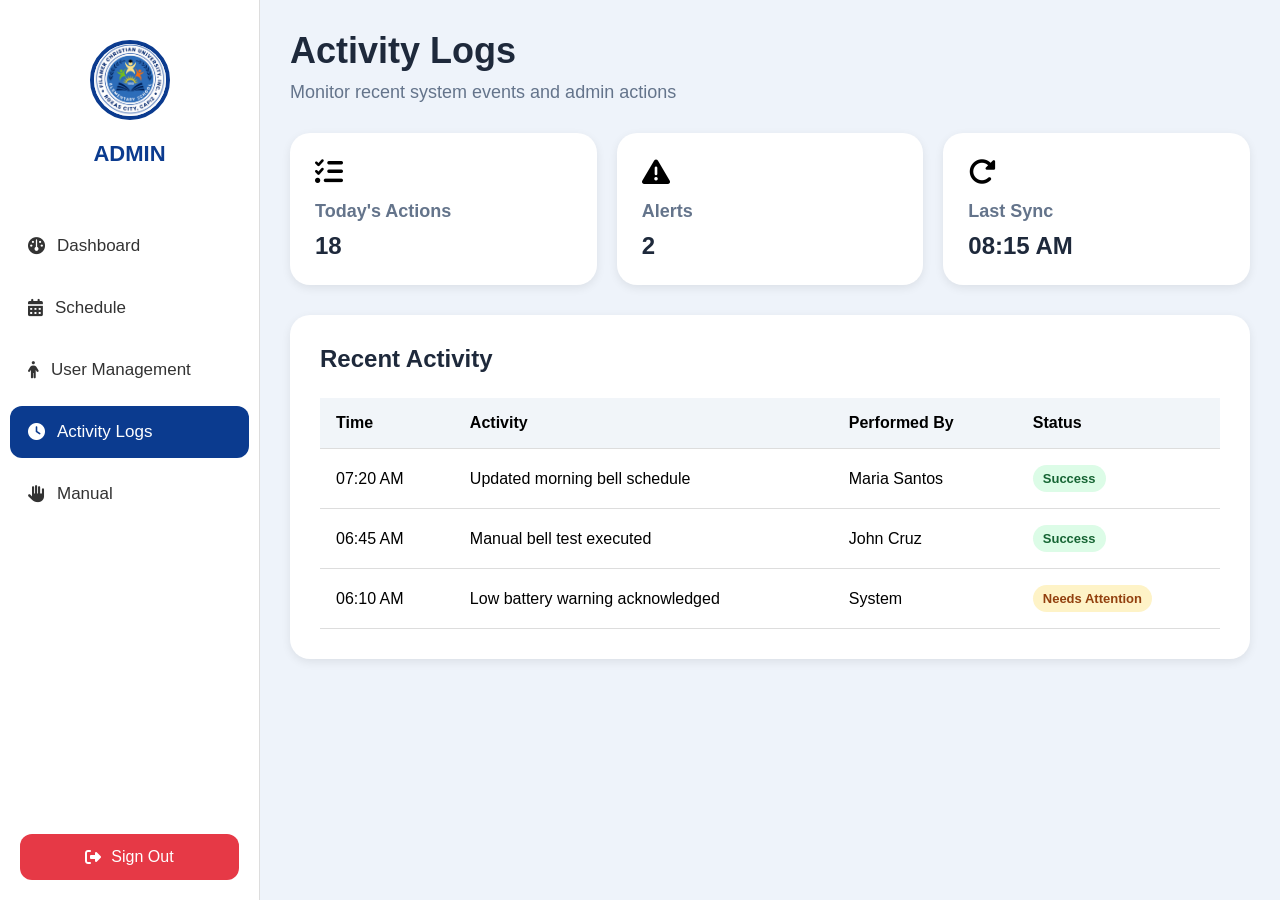
<file: activity-logs.html>
<!DOCTYPE html>
<html lang="en">
<head>
  <meta charset="UTF-8" />
  <meta name="viewport" content="width=device-width, initial-scale=1.0" />
  <title>Activity Logs | FCU Bell System</title>
  <link rel="stylesheet" href="https://cdnjs.cloudflare.com/ajax/libs/font-awesome/6.5.1/css/all.min.css" />
  <link rel="stylesheet" href="style.css" />
</head>
<body>
  <section class="dashboard-page" style="display:flex;">
    <aside class="sidebar">
      <div>
        <div class="profile-section">
          <img src="pfp.jpg" alt="Profile" />
          <h2>ADMIN</h2>
        </div>

        <nav class="menu">
          <a href="index.html">
            <i class="fa-solid fa-gauge"></i>
            Dashboard
          </a>
          <a href="schedule.html">
            <i class="fa-solid fa-calendar-days"></i>
            Schedule
          </a>
          <a href="user-management.html">
            <i class="fa-solid fa-person"></i>
            User Management
          </a>
          <a href="activity-logs.html" class="active">
            <i class="fa-solid fa-clock"></i>
            Activity Logs
          </a>
          <a href="manual.html">
            <i class="fa-solid fa-hand"></i>
            Manual
          </a>
        </nav>
      </div>

      <div class="logout">
        <a href="index.html">
          <i class="fa-solid fa-right-from-bracket"></i>
          Sign Out
        </a>
      </div>
    </aside>

    <main class="main-content">
      <section class="page-title">
        <h2>Activity Logs</h2>
        <p>Monitor recent system events and admin actions</p>
      </section>

      <section class="cards">
        <div class="card">
          <i class="fa-solid fa-list-check"></i>
          <h3>Today&apos;s Actions</h3>
          <p>18</p>
        </div>
        <div class="card">
          <i class="fa-solid fa-triangle-exclamation"></i>
          <h3>Alerts</h3>
          <p>2</p>
        </div>
        <div class="card">
          <i class="fa-solid fa-rotate-right"></i>
          <h3>Last Sync</h3>
          <p>08:15 AM</p>
        </div>
      </section>

      <section class="table-section">
        <h2>Recent Activity</h2>
        <table>
          <thead>
            <tr>
              <th>Time</th>
              <th>Activity</th>
              <th>Performed By</th>
              <th>Status</th>
            </tr>
          </thead>
          <tbody>
            <tr>
              <td>07:20 AM</td>
              <td>Updated morning bell schedule</td>
              <td>Maria Santos</td>
              <td><span class="status-badge active">Success</span></td>
            </tr>
            <tr>
              <td>06:45 AM</td>
              <td>Manual bell test executed</td>
              <td>John Cruz</td>
              <td><span class="status-badge active">Success</span></td>
            </tr>
            <tr>
              <td>06:10 AM</td>
              <td>Low battery warning acknowledged</td>
              <td>System</td>
              <td><span class="status-badge pending">Needs Attention</span></td>
            </tr>
          </tbody>
        </table>
      </section>
    </main>
  </section>
</body>
</html>
</file>
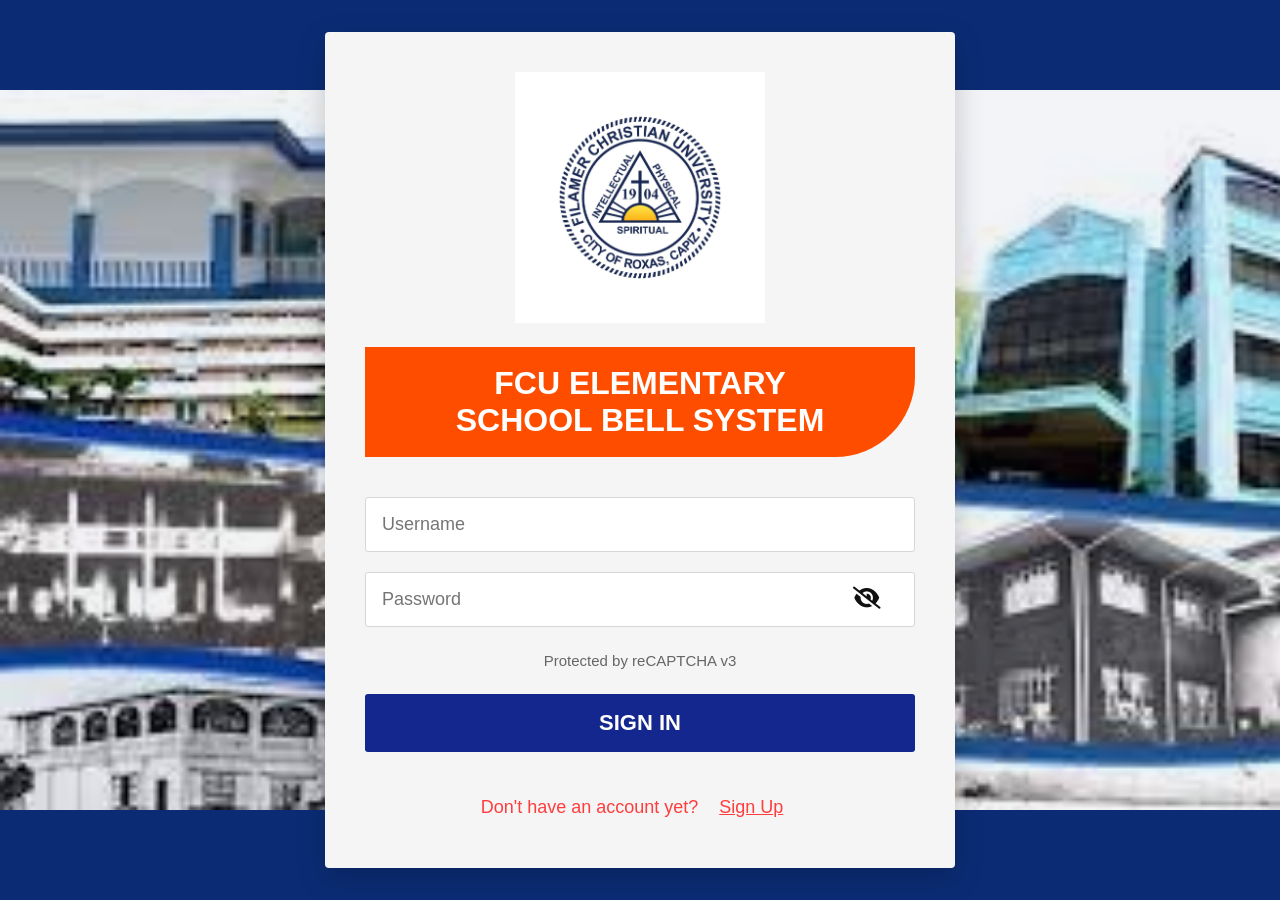
<file: login.html>
<!DOCTYPE html>
<html lang="en">
<head>
  <meta charset="UTF-8" />
  <meta name="viewport" content="width=device-width, initial-scale=1.0" />
  <title>FCU Bell System Login</title>
  <link rel="stylesheet" href="https://cdnjs.cloudflare.com/ajax/libs/font-awesome/6.5.1/css/all.min.css" />
  <link rel="stylesheet" href="style.css" />
  <style>
    /* Inline error messages for inputs */
    .input-group .message {
      display:block;
      color:#ef233c;
      font-size:14px;
      margin-top:6px;
      text-align:left;
    }
    .input-group.has-error input {
      border-color:#ef233c;
    }
    .input-group.has-error .password-field input {
      border-color:#ef233c;
    }
    .message.success {
      color:#166534;
    }
  </style>
</head>
<body>
  <section class="login-page" id="login-page">
    <div class="background"></div>
    <div class="login-container">
      <div class="logo-section">
        <img src="FCU.jpg" alt="Logo" />
      </div>
      <div class="portal-title">
        FCU ELEMENTARY
        <center>SCHOOL BELL SYSTEM</center>
      </div>

      <!-- LOGIN FORM -->
      <form id="login-form">
        <div class="input-group" id="login-username-group">
          <input type="text" id="login-username" placeholder="Username" required />
          <div class="message" id="login-username-message"></div>
        </div>
        <div class="input-group" id="login-password-group">
          <div class="password-field">
            <input type="password" id="login-password" placeholder="Password" required />
            <button type="button" class="password-toggle" data-password-target="login-password" aria-label="Show password">
              <i class="fa-solid fa-eye-slash"></i>
            </button>
          </div>
          <div class="message" id="login-password-message"></div>
        </div>
        <div class="captcha-text">Protected by reCAPTCHA v3</div>
        <button type="submit" class="login-btn">SIGN IN</button>
      </form>

     <!-- REGISTER FORM -->
<form id="register-form" hidden>
  <div class="input-group" id="register-username-group">
    <input type="text" id="register-username" placeholder="Choose a username" required />
    <div class="message" id="register-username-message"></div>
  </div>

  <div class="input-group" id="register-password-group">
    <div class="password-field">
      <input type="password" id="register-password" placeholder="Create a password" required />
      <button type="button" class="password-toggle" data-password-target="register-password" aria-label="Show password">
        <i class="fa-solid fa-eye-slash"></i>
      </button>
    </div>
    <div class="message" id="register-password-message"></div>
  </div>

  <div class="input-group" id="register-password-confirm-group">
    <div class="password-field">
      <input type="password" id="register-password-confirm" placeholder="Confirm password" required />
      <button type="button" class="password-toggle" data-password-target="register-password-confirm" aria-label="Show password">
        <i class="fa-solid fa-eye-slash"></i>
      </button>
    </div>
    <div class="message" id="register-password-confirm-message"></div>
  </div>

  <button type="submit" class="login-btn">CREATE ACCOUNT</button>
</form>


      <div class="footer-text">
        <span id="account-prompt">Don't have an account yet? <button type="button" id="show-register">Sign Up</button></span>
        <span id="login-prompt" hidden>Already have an account? <button type="button" id="show-login">Sign in</button></span>
      </div>
    </div>
  </section>

  <script>
    const loginForm = document.getElementById("login-form");
    const registerForm = document.getElementById("register-form");

    // Error message elements
    const loginUsernameMessage = document.getElementById("login-username-message");
    const loginPasswordMessage = document.getElementById("login-password-message");
    const registerUsernameMessage = document.getElementById("register-username-message");
    const registerPasswordMessage = document.getElementById("register-password-message");
    const registerConfirmMessage = document.getElementById("register-password-confirm-message");

    // Password toggle
    document.querySelectorAll(".password-toggle").forEach((toggle) => {
      toggle.addEventListener("click", () => {
        const passwordInput = document.getElementById(toggle.dataset.passwordTarget);
        const isPassword = passwordInput.type === "password";
        passwordInput.type = isPassword ? "text" : "password";
        toggle.setAttribute("aria-label", isPassword ? "Hide password" : "Show password");
        toggle.querySelector("i").className = `fa-solid ${isPassword ? "fa-eye" : "fa-eye-slash"}`;
      });
    });

    // Switch forms
    document.getElementById("show-register").addEventListener("click", () => {
      loginForm.hidden = true;
      registerForm.hidden = false;
      document.getElementById("account-prompt").hidden = true;
      document.getElementById("login-prompt").hidden = false;
      clearMessages();
      document.getElementById("register-username").focus();
    });

    document.getElementById("show-login").addEventListener("click", () => {
      registerForm.hidden = true;
      loginForm.hidden = false;
      document.getElementById("account-prompt").hidden = false;
      document.getElementById("login-prompt").hidden = true;
      clearMessages();
      document.getElementById("login-username").focus();
    });

    function clearMessages() {
      [loginUsernameMessage, loginPasswordMessage, registerUsernameMessage, registerPasswordMessage, registerConfirmMessage].forEach(el => el.textContent = "");
    }

    // LOGIN
    loginForm.addEventListener("submit", async (event) => {
      event.preventDefault();
      clearMessages();

      const username = document.getElementById("login-username").value.trim();
      const password = document.getElementById("login-password").value.trim();

      if (!username) {
        loginUsernameMessage.textContent = "Username is required.";
        return;
      }
      if (!password) {
        loginPasswordMessage.textContent = "Password is required.";
        return;
      }

      try {
        const response = await fetch("/handleLogin", {
          method: "POST",
          headers: { "Content-Type": "application/x-www-form-urlencoded" },
          credentials: "same-origin",
          body: new URLSearchParams({ username, password })
        });
        if (!response.ok) {
          loginPasswordMessage.textContent = "Invalid username or password.";
          return;
        }
        window.location.href = "/";
      } catch {
        loginPasswordMessage.textContent = "Unable to reach the bell system.";
      }
    });

    // REGISTER
    registerForm.addEventListener("submit", (event) => {
      event.preventDefault();
      clearMessages();

      registerUsernameMessage.textContent = "Accounts are managed on the bell controller.";
    });
  </script>
</body>
</html>
</file>
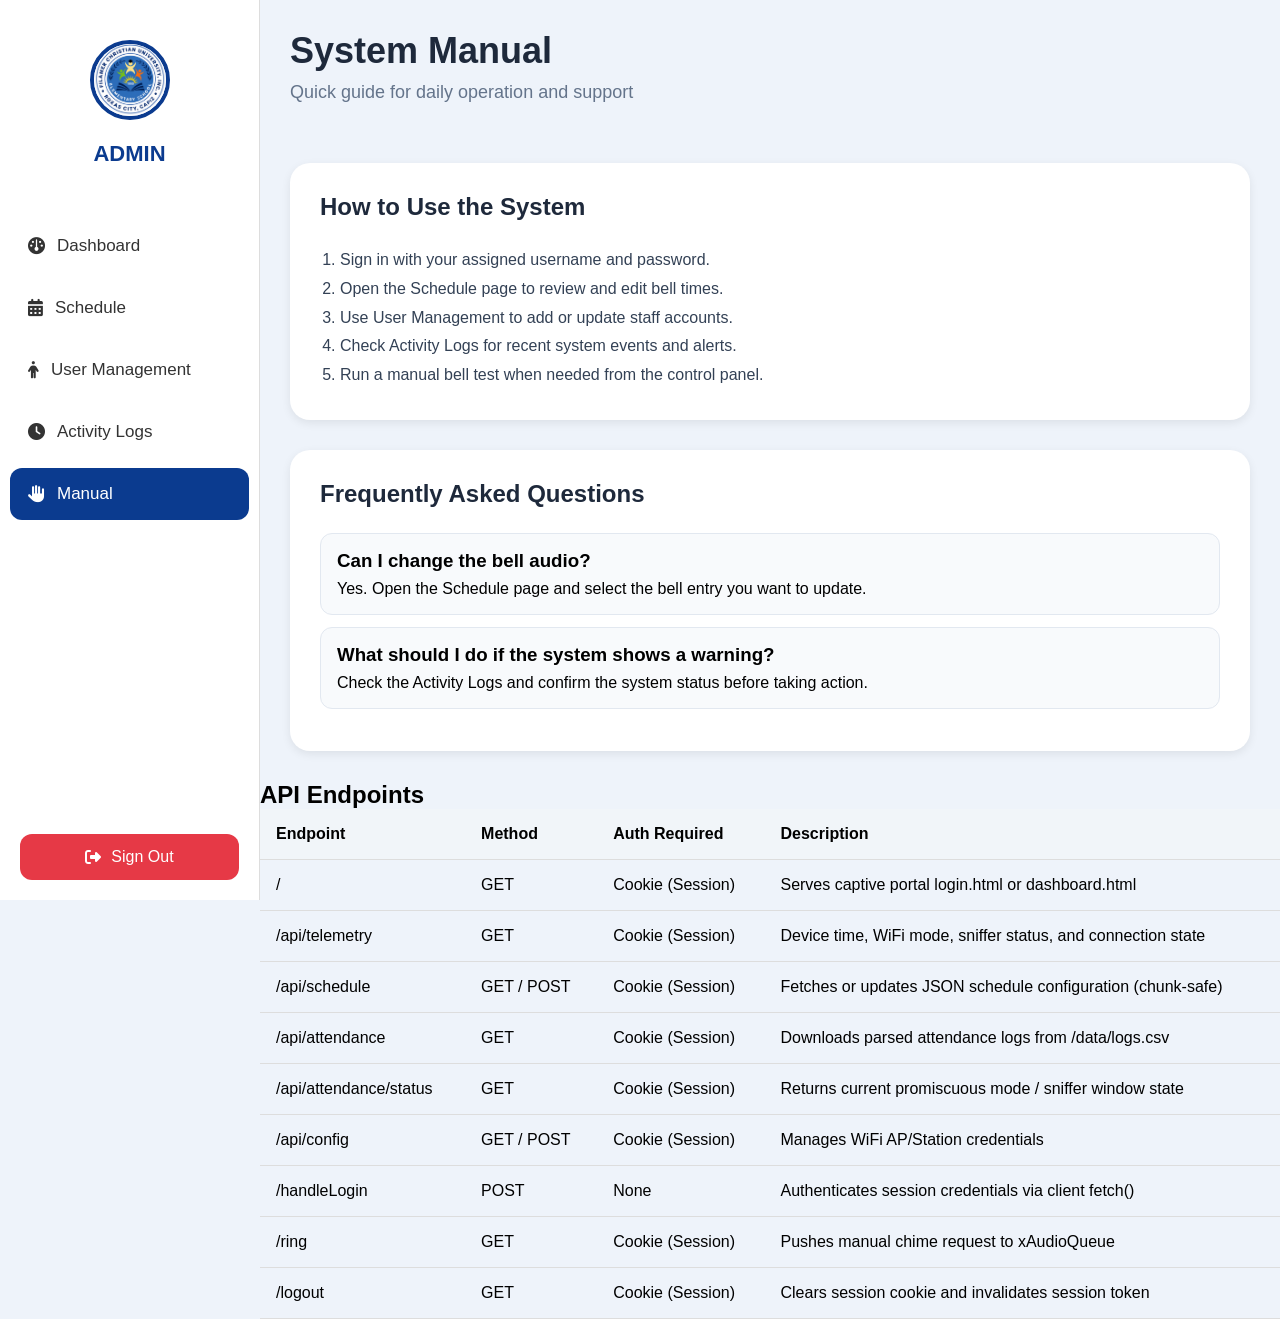
<file: manual.html>
<!DOCTYPE html>
<html lang="en">
<head>
  <meta charset="UTF-8" />
  <meta name="viewport" content="width=device-width, initial-scale=1.0" />
  <title>Manual | FCU Bell System</title>
  <link rel="stylesheet" href="https://cdnjs.cloudflare.com/ajax/libs/font-awesome/6.5.1/css/all.min.css" />
  <link rel="stylesheet" href="style.css" />
</head>
<body>
  <section class="dashboard-page" style="display:flex;">
    <aside class="sidebar">
      <div>
        <div class="profile-section">
          <img src="pfp.jpg" alt="Profile" />
          <h2>ADMIN</h2>
        </div>

        <nav class="menu">
          <a href="index.html">
            <i class="fa-solid fa-gauge"></i>
            Dashboard
          </a>
          <a href="schedule.html">
            <i class="fa-solid fa-calendar-days"></i>
            Schedule
          </a>
          <a href="user-management.html">
            <i class="fa-solid fa-person"></i>
            User Management
          </a>
          <a href="activity-logs.html">
            <i class="fa-solid fa-clock"></i>
            Activity Logs
          </a>
          <a href="manual.html" class="active">
            <i class="fa-solid fa-hand"></i>
            Manual
          </a>
        </nav>
      </div>

      <div class="logout">
        <a href="index.html">
          <i class="fa-solid fa-right-from-bracket"></i>
          Sign Out
        </a>
      </div>
    </aside>

    <main class="main-content">
      <section class="page-title">
        <h2>System Manual</h2>
        <p>Quick guide for daily operation and support</p>
      </section>

      <section class="table-section">
        <h2>How to Use the System</h2>
        <ol class="manual-list">
          <li>Sign in with your assigned username and password.</li>
          <li>Open the Schedule page to review and edit bell times.</li>
          <li>Use User Management to add or update staff accounts.</li>
          <li>Check Activity Logs for recent system events and alerts.</li>
          <li>Run a manual bell test when needed from the control panel.</li>
        </ol>
      </section>

      <section class="table-section">
        <h2>Frequently Asked Questions</h2>
        <div class="manual-card">
          <h3>Can I change the bell audio?</h3>
          <p>Yes. Open the Schedule page and select the bell entry you want to update.</p>
        </div>
        <div class="manual-card">
          <h3>What should I do if the system shows a warning?</h3>
          <p>Check the Activity Logs and confirm the system status before taking action.</p>
        </div>
      </section>

      <section class="api-endpoints-section">
        <div class="api-endpoints-header">
          <h2>API Endpoints</h2>
        </div>

        <div class="api-endpoints-table-wrap">
          <table class="api-endpoints-table">
            <thead>
              <tr>
                <th>Endpoint</th>
                <th>Method</th>
                <th>Auth Required</th>
                <th>Description</th>
              </tr>
            </thead>
            <tbody></tbody>
          </table>
        </div>
      </section>
    </main>
  </section>
  <script src="app.js"></script>
</body>
</html>
</file>
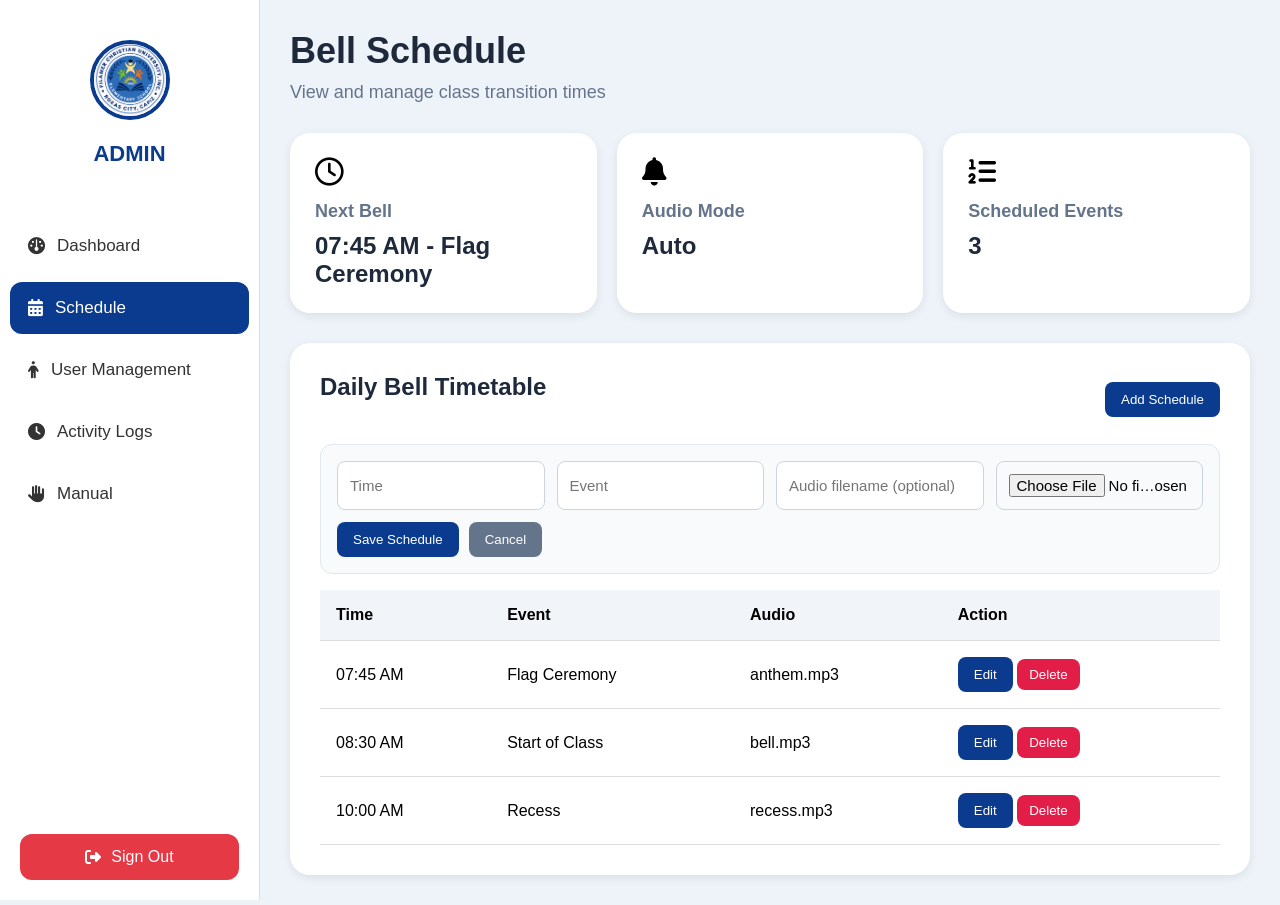
<file: schedule.html>
<!DOCTYPE html>
<html lang="en">
<head>
  <meta charset="UTF-8" />
  <meta name="viewport" content="width=device-width, initial-scale=1.0" />
  <title>Schedule | FCU Bell System</title>
  <link rel="stylesheet" href="https://cdnjs.cloudflare.com/ajax/libs/font-awesome/6.5.1/css/all.min.css" />
  <link rel="stylesheet" href="style.css" />
</head>
<body>
  <section class="dashboard-page" style="display:flex;">
    <aside class="sidebar">
      <div>
        <div class="profile-section">
          <img src="pfp.jpg" alt="Profile" />
          <h2>ADMIN</h2>
        </div>

        <nav class="menu">
          <a href="index.html">
            <i class="fa-solid fa-gauge"></i>
            Dashboard
          </a>
          <a href="schedule.html" class="active">
            <i class="fa-solid fa-calendar-days"></i>
            Schedule
          </a>
          <a href="user-management.html">
            <i class="fa-solid fa-person"></i>
            User Management
          </a>
          <a href="activity-logs.html">
            <i class="fa-solid fa-clock"></i>
            Activity Logs
          </a>
          <a href="manual.html">
            <i class="fa-solid fa-hand"></i>
            Manual
          </a>
        </nav>
      </div>

      <div class="logout">
        <a href="index.html">
          <i class="fa-solid fa-right-from-bracket"></i>
          Sign Out
        </a>
      </div>
    </aside>

    <main class="main-content">
      <section class="page-title">
        <h2>Bell Schedule</h2>
        <p>View and manage class transition times</p>
      </section>

      <section class="cards">
        <div class="card">
          <i class="fa-regular fa-clock"></i>
          <h3>Next Bell</h3>
            <p id="next-bell">--</p>
        </div>
        <div class="card">
          <i class="fa-solid fa-bell"></i>
          <h3>Audio Mode</h3>
          <p>Auto</p>
        </div>
        <div class="card">
          <i class="fa-solid fa-list-ol"></i>
          <h3>Scheduled Events</h3>
            <p id="schedule-count">0</p>
        </div>
      </section>

      <section class="table-section">
        <div class="section-heading">
          <h2>Daily Bell Timetable</h2>
          <button type="button" id="add-schedule">Add Schedule</button>
        </div>
        <form id="standalone-schedule-form" class="schedule-form">
          <div class="form-row">
            <input type="text" id="standalone-time" placeholder="Time" required />
            <input type="text" id="standalone-description" placeholder="Event" required />
            <input type="text" id="standalone-audio" placeholder="Audio filename (optional)" />
            <input type="file" id="standalone-audio-file" accept="audio/*" />
          </div>
          <div class="form-actions">
            <button type="submit">Save Schedule</button>
            <button type="button" id="cancel-schedule" class="secondary-btn">Cancel</button>
          </div>
        </form>
        <table>
          <thead>
            <tr>
              <th>Time</th>
              <th>Event</th>
              <th>Audio</th>
              <th>Action</th>
            </tr>
          </thead>
          <tbody id="standalone-schedule-body"></tbody>
        </table>
      </section>
    </main>
  </section>
  <script src="app.js"></script>
</body>
</html>
</file>
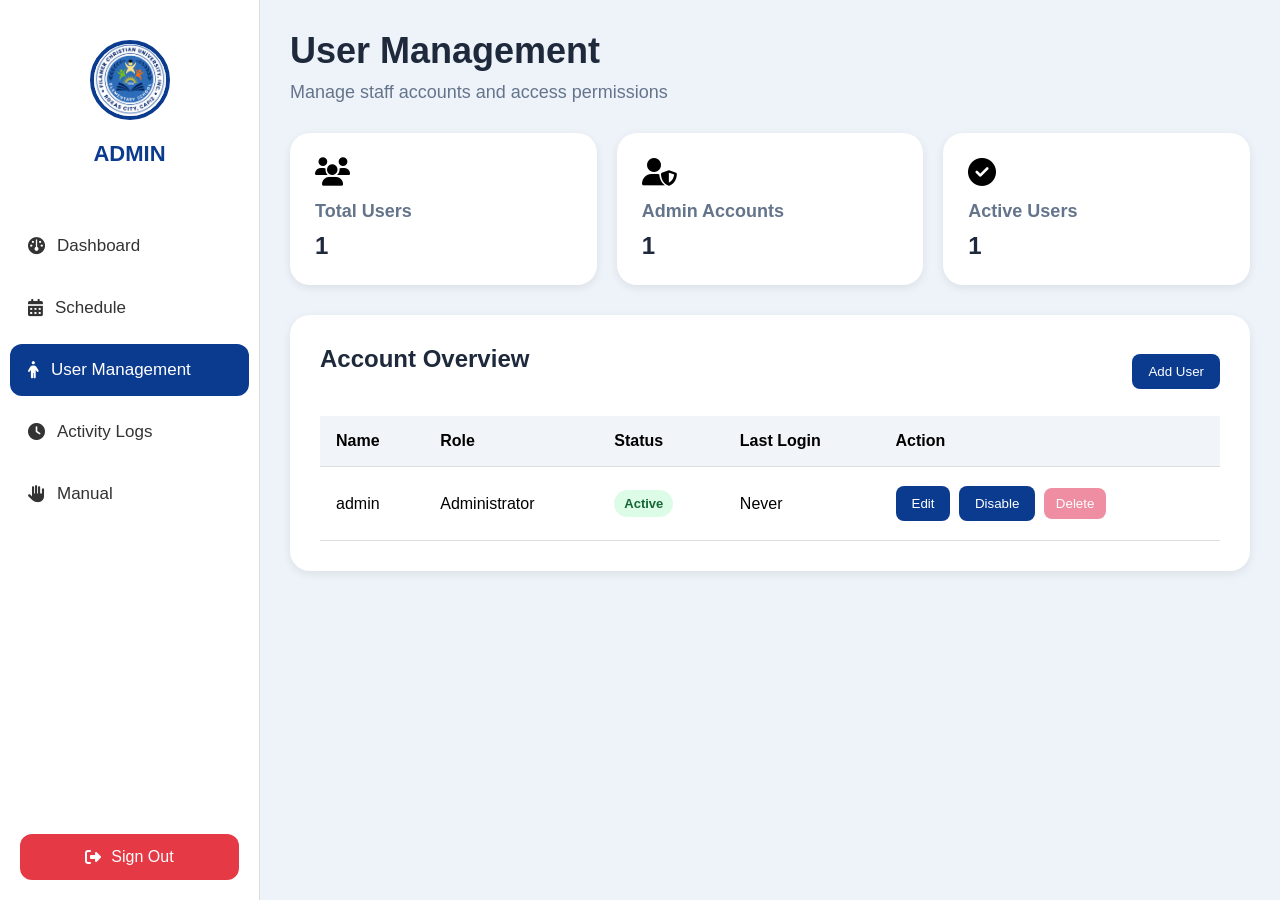
<file: user-management.html>
<!DOCTYPE html>
<html lang="en">
<head>
  <meta charset="UTF-8" />
  <meta name="viewport" content="width=device-width, initial-scale=1.0" />
  <title>User Management | FCU Bell System</title>
  <link rel="stylesheet" href="https://cdnjs.cloudflare.com/ajax/libs/font-awesome/6.5.1/css/all.min.css" />
  <link rel="stylesheet" href="style.css" />
</head>
<body>
  <section class="dashboard-page" style="display:flex;">
    <aside class="sidebar">
      <div>
        <div class="profile-section">
          <img src="pfp.jpg" alt="Profile" />
          <h2>ADMIN</h2>
        </div>

        <nav class="menu">
          <a href="index.html">
            <i class="fa-solid fa-gauge"></i>
            Dashboard
          </a>
          <a href="schedule.html">
            <i class="fa-solid fa-calendar-days"></i>
            Schedule
          </a>
          <a href="user-management.html" class="active">
            <i class="fa-solid fa-person"></i>
            User Management
          </a>
          <a href="activity-logs.html">
            <i class="fa-solid fa-clock"></i>
            Activity Logs
          </a>
          <a href="manual.html">
            <i class="fa-solid fa-hand"></i>
            Manual
          </a>
        </nav>
      </div>

      <div class="logout">
        <a href="index.html">
          <i class="fa-solid fa-right-from-bracket"></i>
          Sign Out
        </a>
      </div>
    </aside>

    <main class="main-content">
      <section class="page-title">
        <h2>User Management</h2>
        <p>Manage staff accounts and access permissions</p>
      </section>

      <section class="cards">
        <div class="card">
          <i class="fa-solid fa-users"></i>
          <h3>Total Users</h3>
          <p id="user-count">0</p>
        </div>
        <div class="card">
          <i class="fa-solid fa-user-shield"></i>
          <h3>Admin Accounts</h3>
          <p id="admin-count">0</p>
        </div>
        <div class="card">
          <i class="fa-solid fa-circle-check"></i>
          <h3>Active Users</h3>
          <p id="active-user-count">0</p>
        </div>
      </section>

      <section class="table-section">
        <div class="section-heading">
          <h2>Account Overview</h2>
          <button type="button" id="add-user">Add User</button>
        </div>
        <form id="user-form" class="schedule-form" hidden>
          <div class="form-row">
            <input type="text" id="user-username" placeholder="Username" autocomplete="off" required />
            <input type="password" id="user-password" placeholder="Password (min. 6 characters)" autocomplete="new-password" />
            <select id="user-role" aria-label="Role">
              <option value="Staff">Staff</option>
              <option value="Administrator">Administrator</option>
              <option value="Viewer">Viewer</option>
            </select>
            <select id="user-status" aria-label="Status">
              <option value="Active">Active</option>
              <option value="Pending">Pending</option>
              <option value="Inactive">Inactive</option>
            </select>
          </div>
          <div class="form-actions">
            <button type="submit">Save User</button>
            <button type="button" id="cancel-user" class="secondary-btn">Cancel</button>
          </div>
        </form>
        <table>
          <thead>
            <tr>
              <th>Name</th>
              <th>Role</th>
              <th>Status</th>
              <th>Last Login</th>
              <th>Action</th>
            </tr>
          </thead>
          <tbody id="user-table-body"></tbody>
        </table>
      </section>
    </main>
  </section>
  <script src="app.js"></script>
</body>
</html>
</file>
<file: style.css>
/* =========================
   GLOBAL
========================= */

*{
    margin:0;
    padding:0;
    box-sizing:border-box;
    font-family:Arial, Helvetica, sans-serif;
}

body{
    background:#eef3fa;
}

/* =========================
   LOGIN PAGE
========================= */

.login-page{
    min-height:100vh;
    display:flex;
    justify-content:center;
    align-items:center;
    overflow-y:auto;
    position:relative;
    background:#0b2c75;
    padding:24px 0;
}

/* BACKGROUND */

.background{
    position:absolute;
    width:100%;
    height:80%;
    background: url(building.jpg);
    background-size: cover;
    opacity:0.95;
}

/* LOGIN BOX */

.login-container{
    position:relative;
    width:630px;
    background:#f5f5f5;
    padding:40px;
    border-radius:4px;
    z-index:10;
    box-shadow:0 10px 30px rgba(0,0,0,0.2);
}

/* LOGO */

.logo-section{
    text-align:center;
    margin-bottom:20px;
}

.logo-section img{
    width:250px;
    max-width:100%;
}

/* TITLE */

.portal-title{
    background:#ff4d00;
    color:white;
    font-size:32px;
    font-weight:bold;
    text-align:center;
    padding:18px;
    border-radius:0 0 80px 0;
    margin-bottom:40px;
}

/* INPUTS */

.input-group{
    margin-bottom:20px;
}

.input-group input{
    width:100%;
    padding:16px;
    border:1px solid #d6d6d6;
    background:white;
    font-size:18px;
    border-radius:3px;
    outline:none;
}

.input-group input:focus{
    border-color:#0b2c75;
}

.password-field{
    position:relative;
    padding:0;
}

.password-field label{
    display:none;
}

.password-field input{
    width:100%;
    padding:16px;
    padding-right:52px;
    border:1px solid #d6d6d6;
    background:white;
    font-size:18px;
    border-radius:3px;
    outline:none;
}

.password-field input:focus{
    border-color:#0b2c75;
}

.password-toggle{
    position:absolute;
    right:18px;
    top:50%;
    transform:translateY(-50%);
    border:0;
    background:transparent;
    color:#111;
    font-size:22px;
    cursor:pointer;
}

.has-error .password-field{
    border-color:transparent;
}

.has-error .password-field input{
    border-color:#ef233c;
}

/* USERNAME FIELD ERROR */
.input-group.has-error input {
    border-color:#ef233c;
}

.input-group.has-error .message {
    display:block;
    color:#ef233c;
    font-size:14px;
    margin-top:6px;
    text-align:left;
}

/* CAPTCHA */

.captcha-text{
    text-align:center;
    color:#666;
    margin:25px 0;
    font-size:15px;
}

/* BUTTON */

.login-btn{
    width:100%;
    background:#13278f;
    color:white;
    border:none;
    padding:16px;
    font-size:22px;
    font-weight:bold;
    cursor:pointer;
    border-radius:3px;
    transition:0.3s;
}

.login-btn:hover{
    background:#0b1f6d;
}

/* FOOTER */

.footer-text{
    text-align:center;
    margin-top:35px;
    color:#444;
    font-size:18px;
}

.footer-text span{
    color:#ff3d3d;
}

.footer-text button{
    color:#ff3d3d;
    background:none;
    border:0;
    cursor:pointer;
    font-size:inherit;
    text-decoration:underline;
}

.login-container .message{
    min-height:20px;
    display:flex;
    align-items:center;
    gap:7px;
    margin:10px 0 20px;
    color:#ef233c;
    text-align:left;
    font-size:16px;
}

.login-container .message:empty{
    display:none;
}

.login-container .message.success{
    color:#166534;
}

/* =========================
   DASHBOARD PAGE
========================= */

.dashboard-page{
    display:none;
    background:#eef3fa;
    min-height:100vh;
}

.view-section{
    display:none;
}

.view-section.active{
    display:block;
}

/* SIDEBAR */

.sidebar{
    width:260px;
    background:white;
    display:flex;
    flex-direction:column;
    justify-content:space-between;
    border-right:1px solid #ddd;
    position:fixed;
    height:100vh;
}

.profile-section{
    text-align:center;
    padding:40px 30px;
}

.profile-section img{
    width:80px;
    height:80px;
    border-radius:50%;
    object-fit:cover;
    margin-bottom:15px;
    border:4px solid #0b3b8f;
}

.profile-section h2{
    font-size:22px;
    color:#0b3b8f;
    line-height:1.4;
}

/* MENU */

.menu{
    padding:10px;
}

.menu a{
    display:flex;
    align-items:center;
    gap:12px;
    text-decoration:none;
    color:#333;
    padding:16px 18px;
    margin-bottom:10px;
    border-radius:12px;
    transition:0.3s;
    font-size:17px;
}

.menu a:hover{
    background:#0b3b8f;
    color:white;
}

.menu .active{
    background:#0b3b8f;
    color:white;
}

/* LOGOUT */

.logout{
    padding:20px;
}

.logout a{
    display:flex;
    align-items:center;
    justify-content:center;
    gap:10px;
    background:#e63946;
    color:white;
    text-decoration:none;
    padding:14px;
    border-radius:12px;
    transition:0.3s;
}

.logout a:hover{
    background:#c71f2d;
}

/* MAIN CONTENT */

.main-content{
    margin-left:260px;
    width:calc(100% - 260px);
}

/* TOPBAR */

.topbar{
    background:#0b3b8f;
    color:white;
    padding:20px;
    text-align:center;
    font-weight:bold;
    font-size:20px;
}

/* PAGE TITLE */

.page-title{
    padding:30px;
}

.page-title h2{
    font-size:36px;
    color:#1e293b;
    margin-bottom:10px;
}

.page-title p{
    color:#64748b;
    font-size:18px;
}

/* CARDS */

.cards{
    display:grid;
    grid-template-columns:repeat(auto-fit, minmax(220px,1fr));
    gap:20px;
    padding:0 30px;
}

.card{
    background:white;
    padding:25px;
    border-radius:20px;
    box-shadow:0 3px 10px rgba(0,0,0,0.08);
}

.card i{
    font-size:28px;
    margin-bottom:15px;
}

.card h3{
    color:#64748b;
    margin-bottom:10px;
    font-size:18px;
}

.card p{
    font-size:24px;
    font-weight:bold;
    color:#1e293b;
}

/* FEATURE SECTION */

.feature-section{
    margin:30px;
    background:white;
    padding:30px;
    border-radius:20px;
    box-shadow:0 3px 10px rgba(0,0,0,0.08);
}

.feature-section h2,
.table-section h2{
    margin-bottom:25px;
    color:#1e293b;
}

.feature-grid{
    display:grid;
    grid-template-columns:repeat(auto-fit, minmax(220px, 1fr));
    gap:16px;
}

.feature-card{
    background:#f8fafc;
    border:1px solid #e2e8f0;
    border-radius:14px;
    padding:18px;
}

.feature-card i{
    color:#0b3b8f;
    font-size:22px;
    margin-bottom:10px;
}

.feature-card h3{
    margin-bottom:8px;
    color:#0f172a;
}

.feature-card p{
    color:#64748b;
    line-height:1.5;
}

.action-panel{
    margin:30px;
    background:white;
    padding:24px 30px;
    border-radius:20px;
    box-shadow:0 3px 10px rgba(0,0,0,0.08);
}

.action-panel h2{
    margin-bottom:16px;
    color:#1e293b;
}

.action-buttons{
    display:flex;
    flex-wrap:wrap;
    gap:12px;
}

.danger-btn{
    background:#e11d48;
}

.danger-btn:hover{
    background:#be123c;
}

/* TABLE */

.table-section{
    margin:30px;
    background:white;
    padding:30px;
    border-radius:20px;
    box-shadow:0 3px 10px rgba(0,0,0,0.08);
}

.section-heading{
    display:flex;
    justify-content:space-between;
    align-items:center;
    gap:12px;
    margin-bottom:18px;
}

.schedule-form{
    background:#f8fafc;
    border:1px solid #e2e8f0;
    border-radius:12px;
    padding:16px;
    margin-bottom:16px;
}

.form-row{
    display:grid;
    grid-template-columns:repeat(auto-fit, minmax(180px, 1fr));
    gap:12px;
}

.form-row input{
    padding:12px;
    border:1px solid #cbd5e1;
    border-radius:8px;
    font-size:15px;
}

.form-row select{
    padding:12px;
    border:1px solid #cbd5e1;
    border-radius:8px;
    font-size:15px;
    background:white;
}

.user-actions{
    white-space:nowrap;
}

.user-actions button{
    margin:3px 4px 3px 0;
}

button:disabled{
    opacity:0.5;
    cursor:not-allowed;
}

.form-actions{
    display:flex;
    gap:10px;
    margin-top:12px;
}

.secondary-btn{
    background:#64748b;
}

.secondary-btn:hover{
    background:#475569;
}

.message{
    margin-bottom:12px;
    font-size:14px;
}

.message.success{
    color:#166534;
}

.message.error{
    color:#b91c1c;
}

.empty-state{
    text-align:center;
    color:#64748b;
    padding:20px;
}

.edit-btn,
.delete-btn{
    margin-right:8px;
    padding:8px 12px;
}

.delete-btn{
    background:#e11d48;
}

.delete-btn:hover{
    background:#be123c;
}

table{
    width:100%;
    border-collapse:collapse;
}

thead{
    background:#f1f5f9;
}

th, td{
    padding:16px;
    text-align:left;
    border-bottom:1px solid #ddd;
}

button{
    background:#0b3b8f;
    color:white;
    border:none;
    padding:10px 16px;
    border-radius:8px;
    cursor:pointer;
    transition:0.3s;
}

button:hover{
    background:#072d6f;
}

.status-badge{
    display:inline-block;
    padding:6px 10px;
    border-radius:999px;
    font-size:13px;
    font-weight:bold;
}

.status-badge.active{
    background:#dcfce7;
    color:#166534;
}

.status-badge.pending{
    background:#fef3c7;
    color:#92400e;
}

.manual-list{
    padding-left:20px;
    line-height:1.8;
    color:#334155;
}

.manual-card{
    background:#f8fafc;
    border:1px solid #e2e8f0;
    border-radius:12px;
    padding:16px;
    margin-bottom:12px;
}

.manual-card h3{
    margin-bottom:8px;
.inline-tag{
    display:inline-block;
    background:#4b5563;
    color:#f3f4f6;
    border-radius:6px;
    padding:3px 8px;
    font-size:0.82rem;
    vertical-align:middle;
}

.api-endpoints-section{
    margin:30px;
    background:linear-gradient(180deg, rgba(15, 23, 42, 0.98), rgba(17, 24, 39, 0.98));
    border:1px solid rgba(148, 163, 184, 0.18);
    border-radius:18px;
    box-shadow:0 12px 28px rgba(2, 6, 23, 0.28);
    overflow:hidden;
}

.api-endpoints-header{
    padding:24px 28px 18px;
    border-bottom:1px solid rgba(148, 163, 184, 0.2);
}

.api-endpoints-header h2{
    color:#f8fafc;
    font-size:2rem;
    line-height:1.1;
    margin:0;
}

.api-endpoints-table-wrap{
    overflow-x:auto;
}

.api-endpoints-table{
    width:100%;
    border-collapse:collapse;
    background:rgba(15, 23, 42, 0.85);
    color:#e5e7eb;
}

.api-endpoints-table th,
.api-endpoints-table td{
    padding:20px 18px;
    border-bottom:1px solid rgba(148, 163, 184, 0.2);
    text-align:left;
    vertical-align:top;
}

.api-endpoints-table th{
    background:#111827;
    color:#f8fafc;
    font-size:1.1rem;
    font-weight:700;
}

.api-endpoints-table td{
    font-size:1.05rem;
    line-height:1.5;
}

.api-endpoints-table tbody tr:hover{
    background:rgba(30, 41, 59, 0.75);
}

.endpoint-pill{
    display:inline-block;
    background:#374151;
    color:#f8fafc;
    border-radius:8px;
    padding:6px 12px;
    font-weight:600;
    line-height:1.4;
}

.flowchart-section{
    margin:30px;
    background:white;
    padding:30px;
    border-radius:20px;
    box-shadow:0 3px 10px rgba(0,0,0,0.08);
}

.flow-grid{
    display:grid;
    grid-template-columns:repeat(auto-fit, minmax(180px, 1fr));
    gap:16px;
    align-items:center;
}

.flow-card{
    background:#f8fafc;
    border:1px solid #e2e8f0;
    border-radius:14px;
    padding:18px;
    text-align:center;
}

.flow-card i{
    color:#0b3b8f;
    font-size:24px;
    margin-bottom:10px;
}

.flow-card h3{
    margin-bottom:8px;
    color:#0f172a;
}

.flow-card p{
    color:#64748b;
    line-height:1.5;
}

.flow-arrow{
    text-align:center;
    color:#0b3b8f;
    font-size:24px;
}

/* RESPONSIVE */

@media(max-width:900px){

    .sidebar{
        width:100%;
        height:auto;
        position:relative;
    }

    .main-content{
        margin-left:0;
        width:100%;
    }

    .dashboard-page{
        flex-direction:column;
    }

    .login-container{
        width:95%;
        padding:25px;
    }

    .portal-title{
        font-size:24px;
    }
}
}
</file>
